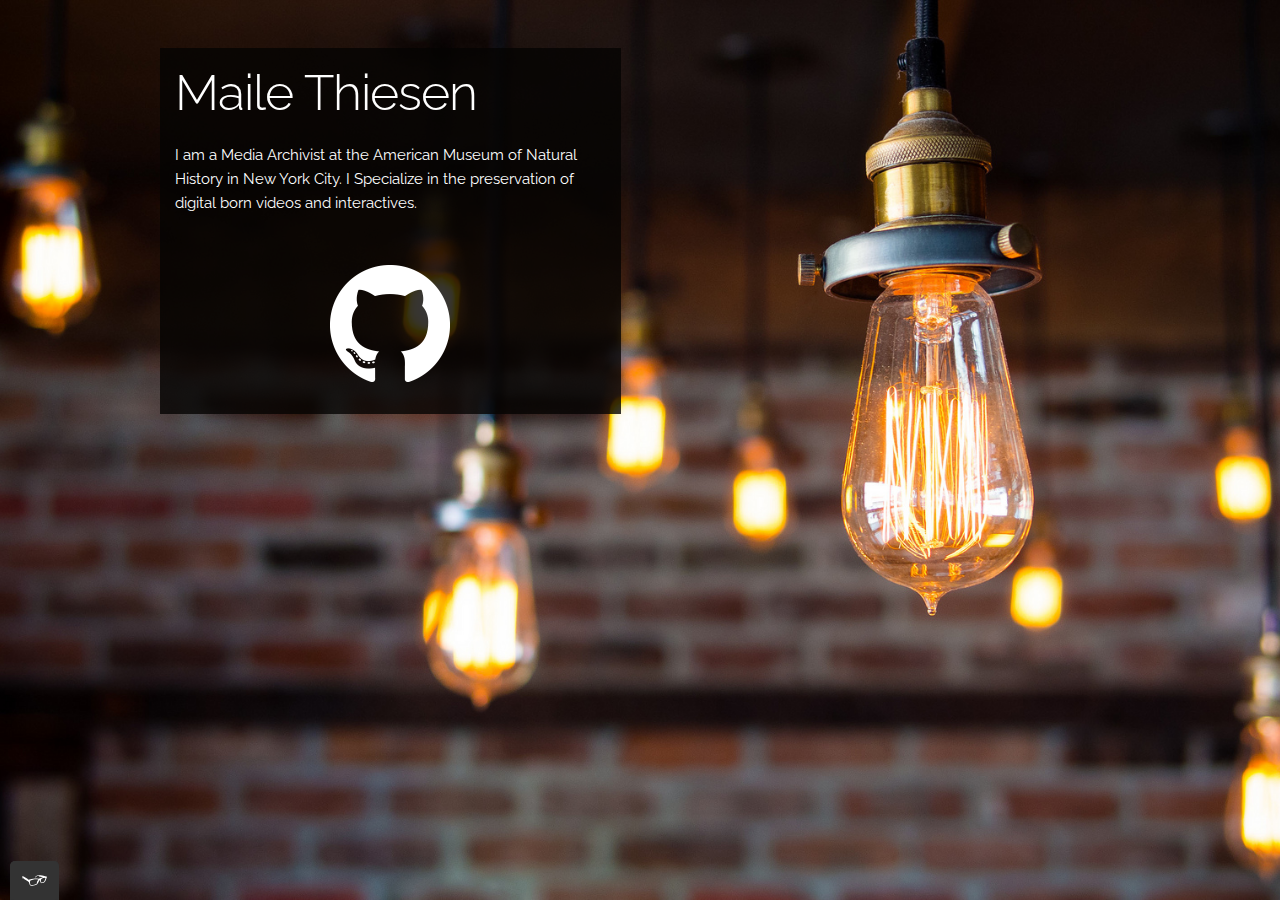
<file: public/index.html>
<!DOCTYPE html>
<html lang="en">
<head>

  <!-- Basic Page Needs
  –––––––––––––––––––––––––––––––––––––––––––––––––– -->
  <meta charset="utf-8">
  <title>Archival Engineer</title>
  <meta name="description" content="">
  <meta name="author" content="">

  <!-- Mobile Specific Metas
  –––––––––––––––––––––––––––––––––––––––––––––––––– -->
  <meta name="viewport" content="width=device-width, initial-scale=1">

  <!-- FONT
  –––––––––––––––––––––––––––––––––––––––––––––––––– -->
  <link href="//fonts.googleapis.com/css?family=Raleway:400,300,600" rel="stylesheet" type="text/css">

  <!-- CSS
  –––––––––––––––––––––––––––––––––––––––––––––––––– -->
  <link rel="stylesheet" href="css/normalize.css">
  <link rel="stylesheet" href="css/skeleton.css">
  <link rel="stylesheet" href="css/archival-engineer.css">

  <!-- Favicon
  –––––––––––––––––––––––––––––––––––––––––––––––––– -->
  <link rel="icon" type="image/png" href="images/favicon.png">

</head>
<body>

  <!-- Primary Page Layout
  –––––––––––––––––––––––––––––––––––––––––––––––––– -->
  <div class="container">
    <div class="row">
      <div class="one-half column" style="margin-top: 5%">
        <h1>Maile Thiesen</h1>
        <p>I am a Media Archivist at the American Museum of Natural History in New York City. I Specialize in the preservation of digital born videos and interactives. </p>
        <br />

        <a href="https://github.com/mailethiesen" target="_blank" ><img src="images/GitHub-Mark-Light-120px-plus.png" alt="mailethiesen's github page (opens in a new tab)"></a>
      </div>
    </div>
  </div>

  <!-- add tota11y accessibility checker
  –––––––––––––––––––––––––––––––––––––––––––––––––– -->

  <script src="js/tota11y.min.js"></script>

<!-- End Document
  –––––––––––––––––––––––––––––––––––––––––––––––––– -->
</body>
</html>
</file>
<file: public/css/skeleton.css>
/*
* Skeleton V2.0.4
* Copyright 2014, Dave Gamache
* www.getskeleton.com
* Free to use under the MIT license.
* http://www.opensource.org/licenses/mit-license.php
* 12/29/2014
*/


/* Table of contents
––––––––––––––––––––––––––––––––––––––––––––––––––
- Grid
- Base Styles
- Typography
- Links
- Buttons
- Forms
- Lists
- Code
- Tables
- Spacing
- Utilities
- Clearing
- Media Queries
*/


/* Grid
–––––––––––––––––––––––––––––––––––––––––––––––––– */
.container {
  position: relative;
  width: 100%;
  max-width: 960px;
  margin: 0 auto;
  padding: 0 20px;
  box-sizing: border-box;
  } 
.column,
.columns {
  width: 100%;
  float: left;
  box-sizing: border-box; }

/* For devices larger than 400px */
@media (min-width: 400px) {
  .container {
    width: 85%;
    padding: 0;
     }
}

/* For devices larger than 550px */
@media (min-width: 550px) {
  .container {
    width: 80%; }
  .column,
  .columns {
    margin-left: 4%; }
  .column:first-child,
  .columns:first-child {
    margin-left: 0; }

  .one.column,
  .one.columns                    { width: 4.66666666667%; }
  .two.columns                    { width: 13.3333333333%; }
  .three.columns                  { width: 22%;            }
  .four.columns                   { width: 30.6666666667%; }
  .five.columns                   { width: 39.3333333333%; }
  .six.columns                    { width: 48%;            }
  .seven.columns                  { width: 56.6666666667%; }
  .eight.columns                  { width: 65.3333333333%; }
  .nine.columns                   { width: 74.0%;          }
  .ten.columns                    { width: 82.6666666667%; }
  .eleven.columns                 { width: 91.3333333333%; }
  .twelve.columns                 { width: 100%; margin-left: 0; }

  .one-third.column               { width: 30.6666666667%; }
  .two-thirds.column              { width: 65.3333333333%; }

  .one-half.column                { width: 48%; }

  /* Offsets */
  .offset-by-one.column,
  .offset-by-one.columns          { margin-left: 8.66666666667%; }
  .offset-by-two.column,
  .offset-by-two.columns          { margin-left: 17.3333333333%; }
  .offset-by-three.column,
  .offset-by-three.columns        { margin-left: 26%;            }
  .offset-by-four.column,
  .offset-by-four.columns         { margin-left: 34.6666666667%; }
  .offset-by-five.column,
  .offset-by-five.columns         { margin-left: 43.3333333333%; }
  .offset-by-six.column,
  .offset-by-six.columns          { margin-left: 52%;            }
  .offset-by-seven.column,
  .offset-by-seven.columns        { margin-left: 60.6666666667%; }
  .offset-by-eight.column,
  .offset-by-eight.columns        { margin-left: 69.3333333333%; }
  .offset-by-nine.column,
  .offset-by-nine.columns         { margin-left: 78.0%;          }
  .offset-by-ten.column,
  .offset-by-ten.columns          { margin-left: 86.6666666667%; }
  .offset-by-eleven.column,
  .offset-by-eleven.columns       { margin-left: 95.3333333333%; }

  .offset-by-one-third.column,
  .offset-by-one-third.columns    { margin-left: 34.6666666667%; }
  .offset-by-two-thirds.column,
  .offset-by-two-thirds.columns   { margin-left: 69.3333333333%; }

  .offset-by-one-half.column,
  .offset-by-one-half.columns     { margin-left: 52%; }

}


/* Base Styles
–––––––––––––––––––––––––––––––––––––––––––––––––– */
/* NOTE
html is set to 62.5% so that all the REM measurements throughout Skeleton
are based on 10px sizing. So basically 1.5rem = 15px :) */
html {
  font-size: 62.5%; }
body {
  font-size: 1.5em; /* currently ems cause chrome bug misinterpreting rems on body element */
  line-height: 1.6;
  font-weight: 400;
  font-family: "Raleway", "HelveticaNeue", "Helvetica Neue", Helvetica, Arial, sans-serif;
  color: #fff; }


/* Typography
–––––––––––––––––––––––––––––––––––––––––––––––––– */
h1, h2, h3, h4, h5, h6 {
  margin-top: 0;
  margin-bottom: 2rem;
  font-weight: 300; }
h1 { font-size: 4.0rem; line-height: 1.2;  letter-spacing: -.1rem;}
h2 { font-size: 3.6rem; line-height: 1.25; letter-spacing: -.1rem; }
h3 { font-size: 3.0rem; line-height: 1.3;  letter-spacing: -.1rem; }
h4 { font-size: 2.4rem; line-height: 1.35; letter-spacing: -.08rem; }
h5 { font-size: 1.8rem; line-height: 1.5;  letter-spacing: -.05rem; }
h6 { font-size: 1.5rem; line-height: 1.6;  letter-spacing: 0; }

/* Larger than phablet */
@media (min-width: 550px) {
  h1 { font-size: 5.0rem; }
  h2 { font-size: 4.2rem; }
  h3 { font-size: 3.6rem; }
  h4 { font-size: 3.0rem; }
  h5 { font-size: 2.4rem; }
  h6 { font-size: 1.5rem; }
}

p {
  margin-top: 0; }


/* Links
–––––––––––––––––––––––––––––––––––––––––––––––––– */
a {
  color: #0080a4; }
a:hover {
  color: #0FA0CE; }


/* Buttons
–––––––––––––––––––––––––––––––––––––––––––––––––– */
.button,
button,
input[type="submit"],
input[type="reset"],
input[type="button"] {
  display: inline-block;
  height: 38px;
  padding: 0 30px;
  color: #555;
  text-align: center;
  font-size: 11px;
  font-weight: 600;
  line-height: 38px;
  letter-spacing: .1rem;
  text-transform: uppercase;
  text-decoration: none;
  white-space: nowrap;
  background-color: transparent;
  border-radius: 4px;
  border: 1px solid #bbb;
  cursor: pointer;
  box-sizing: border-box; }
.button:hover,
button:hover,
input[type="submit"]:hover,
input[type="reset"]:hover,
input[type="button"]:hover,
.button:focus,
button:focus,
input[type="submit"]:focus,
input[type="reset"]:focus,
input[type="button"]:focus {
  color: #333;
  border-color: #888;
  outline: 0; }
.button.button-primary,
button.button-primary,
input[type="submit"].button-primary,
input[type="reset"].button-primary,
input[type="button"].button-primary {
  color: #FFF;
  background-color: #33C3F0;
  border-color: #33C3F0; }
.button.button-primary:hover,
button.button-primary:hover,
input[type="submit"].button-primary:hover,
input[type="reset"].button-primary:hover,
input[type="button"].button-primary:hover,
.button.button-primary:focus,
button.button-primary:focus,
input[type="submit"].button-primary:focus,
input[type="reset"].button-primary:focus,
input[type="button"].button-primary:focus {
  color: #FFF;
  background-color: #1EAEDB;
  border-color: #1EAEDB; }


/* Forms
–––––––––––––––––––––––––––––––––––––––––––––––––– */
input[type="email"],
input[type="number"],
input[type="search"],
input[type="text"],
input[type="tel"],
input[type="url"],
input[type="password"],
textarea,
select {
  height: 38px;
  padding: 6px 10px; /* The 6px vertically centers text on FF, ignored by Webkit */
  background-color: #fff;
  border: 1px solid #D1D1D1;
  border-radius: 4px;
  box-shadow: none;
  box-sizing: border-box; }
/* Removes awkward default styles on some inputs for iOS */
input[type="email"],
input[type="number"],
input[type="search"],
input[type="text"],
input[type="tel"],
input[type="url"],
input[type="password"],
textarea {
  -webkit-appearance: none;
     -moz-appearance: none;
          appearance: none; }
textarea {
  min-height: 65px;
  padding-top: 6px;
  padding-bottom: 6px; }
input[type="email"]:focus,
input[type="number"]:focus,
input[type="search"]:focus,
input[type="text"]:focus,
input[type="tel"]:focus,
input[type="url"]:focus,
input[type="password"]:focus,
textarea:focus,
select:focus {
  border: 1px solid #33C3F0;
  outline: 0; }
label,
legend {
  display: block;
  margin-bottom: .5rem;
  font-weight: 600; }
fieldset {
  padding: 0;
  border-width: 0; }
input[type="checkbox"],
input[type="radio"] {
  display: inline; }
label > .label-body {
  display: inline-block;
  margin-left: .5rem;
  font-weight: normal; }


/* Lists
–––––––––––––––––––––––––––––––––––––––––––––––––– */
ul {
  list-style: circle inside; }
ol {
  list-style: decimal inside; }
ol, ul {
  padding-left: 0;
  margin-top: 0; }
ul ul,
ul ol,
ol ol,
ol ul {
  margin: 1.5rem 0 1.5rem 3rem;
  font-size: 90%; }
li {
  margin-bottom: 1rem; }


/* Code
–––––––––––––––––––––––––––––––––––––––––––––––––– */
code {
  padding: .2rem .5rem;
  margin: 0 .2rem;
  font-size: 90%;
  white-space: nowrap;
  background: #F1F1F1;
  border: 1px solid #E1E1E1;
  border-radius: 4px; }
pre > code {
  display: block;
  padding: 1rem 1.5rem;
  white-space: pre; }


/* Tables
–––––––––––––––––––––––––––––––––––––––––––––––––– */
th,
td {
  padding: 12px 15px;
  text-align: left;
  border-bottom: 1px solid #E1E1E1; }
th:first-child,
td:first-child {
  padding-left: 0; }
th:last-child,
td:last-child {
  padding-right: 0; }


/* Spacing
–––––––––––––––––––––––––––––––––––––––––––––––––– */
button,
.button {
  margin-bottom: 1rem; }
input,
textarea,
select,
fieldset {
  margin-bottom: 1.5rem; }
pre,
blockquote,
dl,
figure,
table,
p,
ul,
ol,
form {
  margin-bottom: 2.5rem; }


/* Utilities
–––––––––––––––––––––––––––––––––––––––––––––––––– */
.u-full-width {
  width: 100%;
  box-sizing: border-box; }
.u-max-full-width {
  max-width: 100%;
  box-sizing: border-box; }
.u-pull-right {
  float: right; }
.u-pull-left {
  float: left; }


/* Misc
–––––––––––––––––––––––––––––––––––––––––––––––––– */
hr {
  margin-top: 3rem;
  margin-bottom: 3.5rem;
  border-width: 0;
  border-top: 1px solid #E1E1E1; }


/* Clearing
–––––––––––––––––––––––––––––––––––––––––––––––––– */

/* Self Clearing Goodness */
.container:after,
.row:after,
.u-cf {
  content: "";
  display: table;
  clear: both; }


/* Media Queries
–––––––––––––––––––––––––––––––––––––––––––––––––– */
/*
Note: The best way to structure the use of media queries is to create the queries
near the relevant code. For example, if you wanted to change the styles for buttons
on small devices, paste the mobile query code up in the buttons section and style it
there.
*/


/* Larger than mobile */
@media (min-width: 400px) {}

/* Larger than phablet (also point when grid becomes active) */
@media (min-width: 550px) {}

/* Larger than tablet */
@media (min-width: 750px) {}

/* Larger than desktop */
@media (min-width: 1000px) {}

/* Larger than Desktop HD */
@media (min-width: 1200px) {}
</file>
<file: public/css/archival-engineer.css>
html { 
  background: url("../images/8601795375_d12d839d49_h.jpg") no-repeat center center fixed; 
  -webkit-background-size: cover;
  -moz-background-size: cover;
  -o-background-size: cover;
  background-size: cover;
}

.one-half {
background-color: rgba(5,4,2,0.8);
width:100%;
height: 100%;
margin-left:auto;
margin-right:auto;
padding: 15px; }

.one-half a img {
    display:block;
    margin:auto;
    padding-bottom: 15px;
    
}

a, a:hover {
  /*cursor: crosshair;*/
  cursor: url("../images/cursor.png"), auto;

}
</file>
